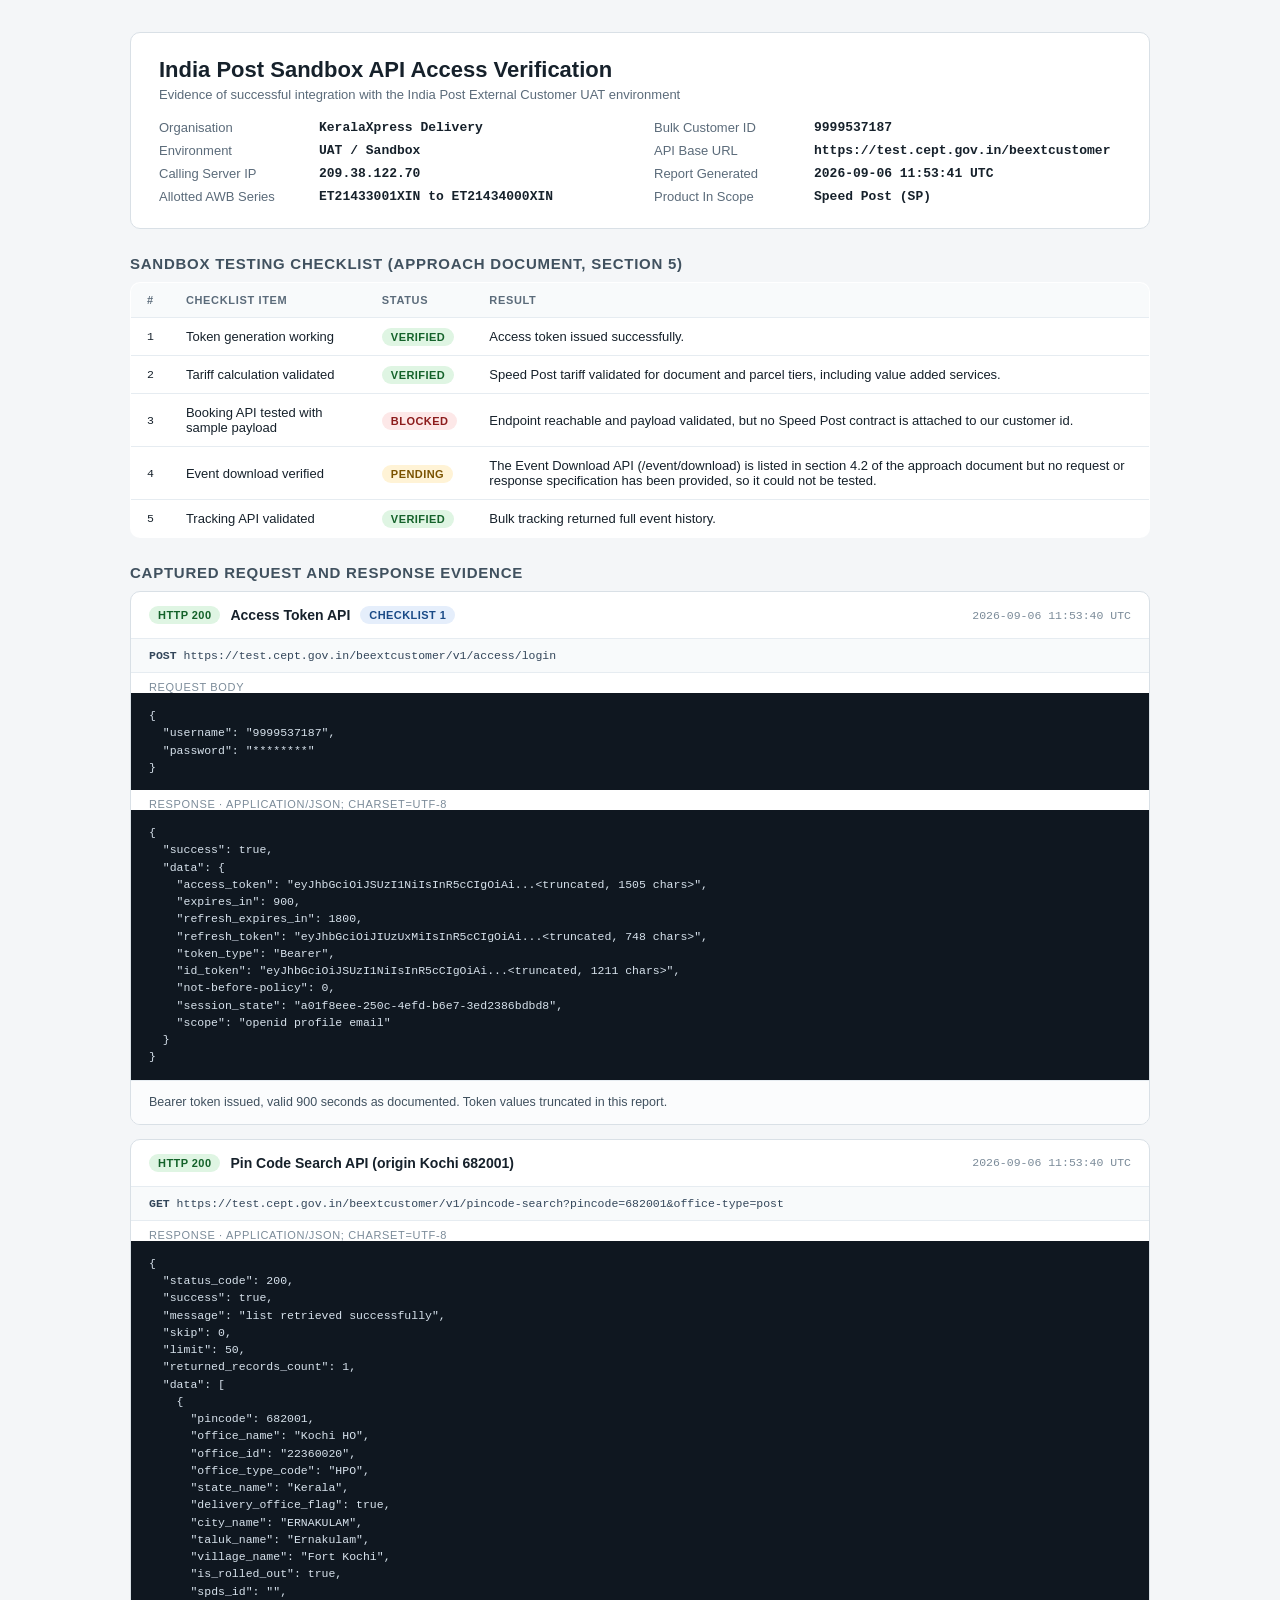
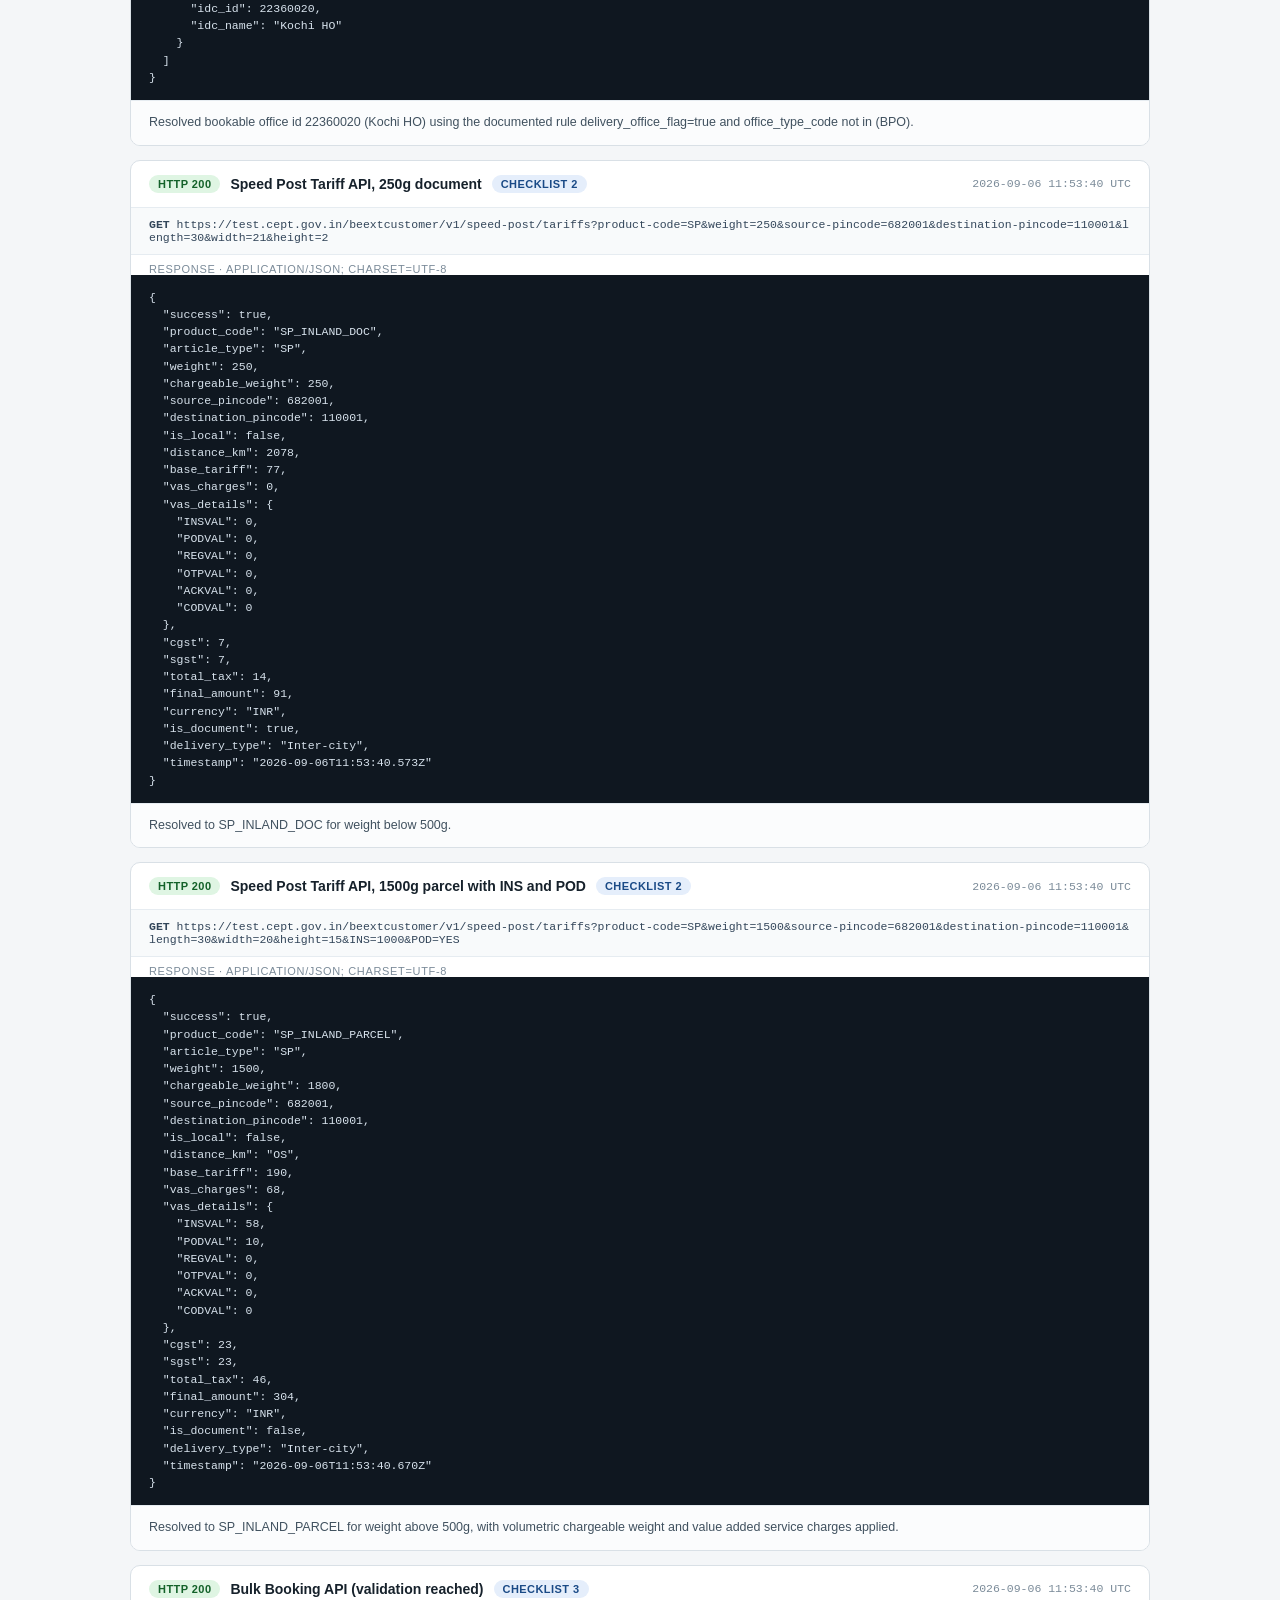
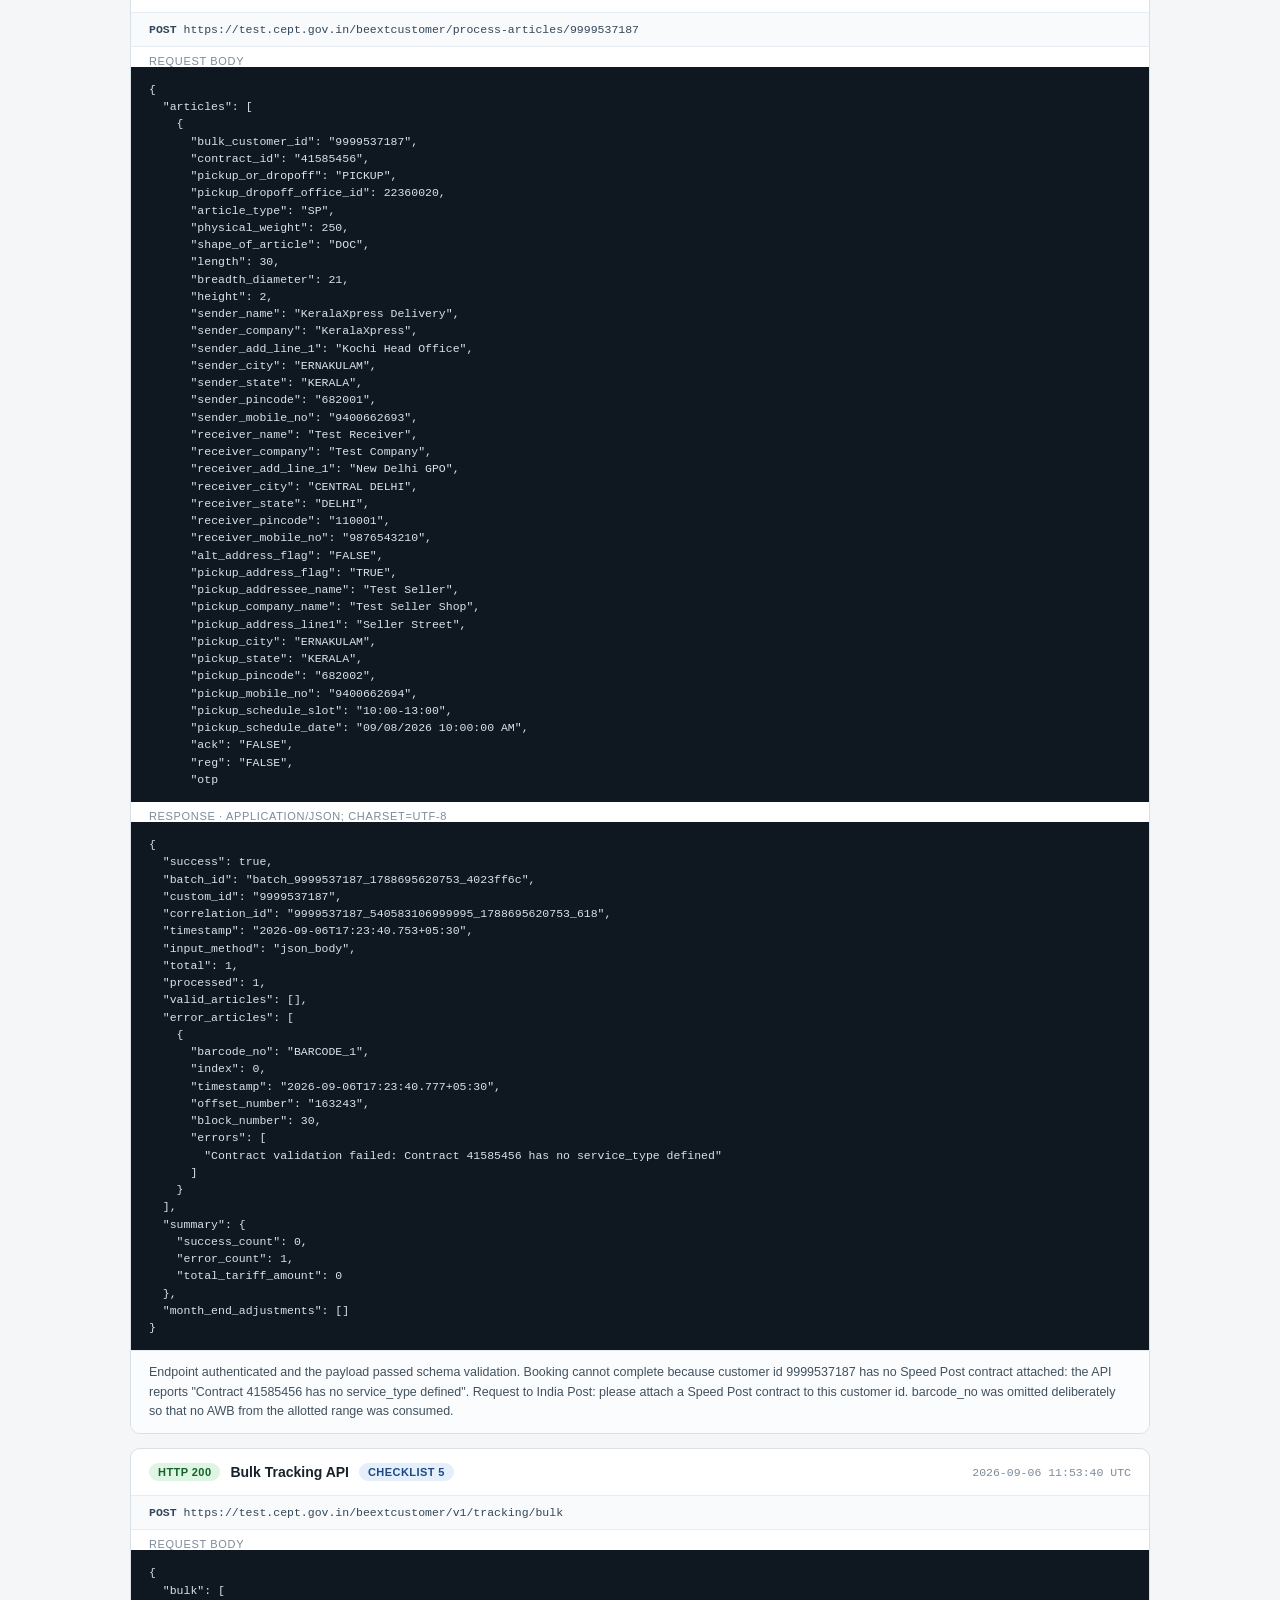
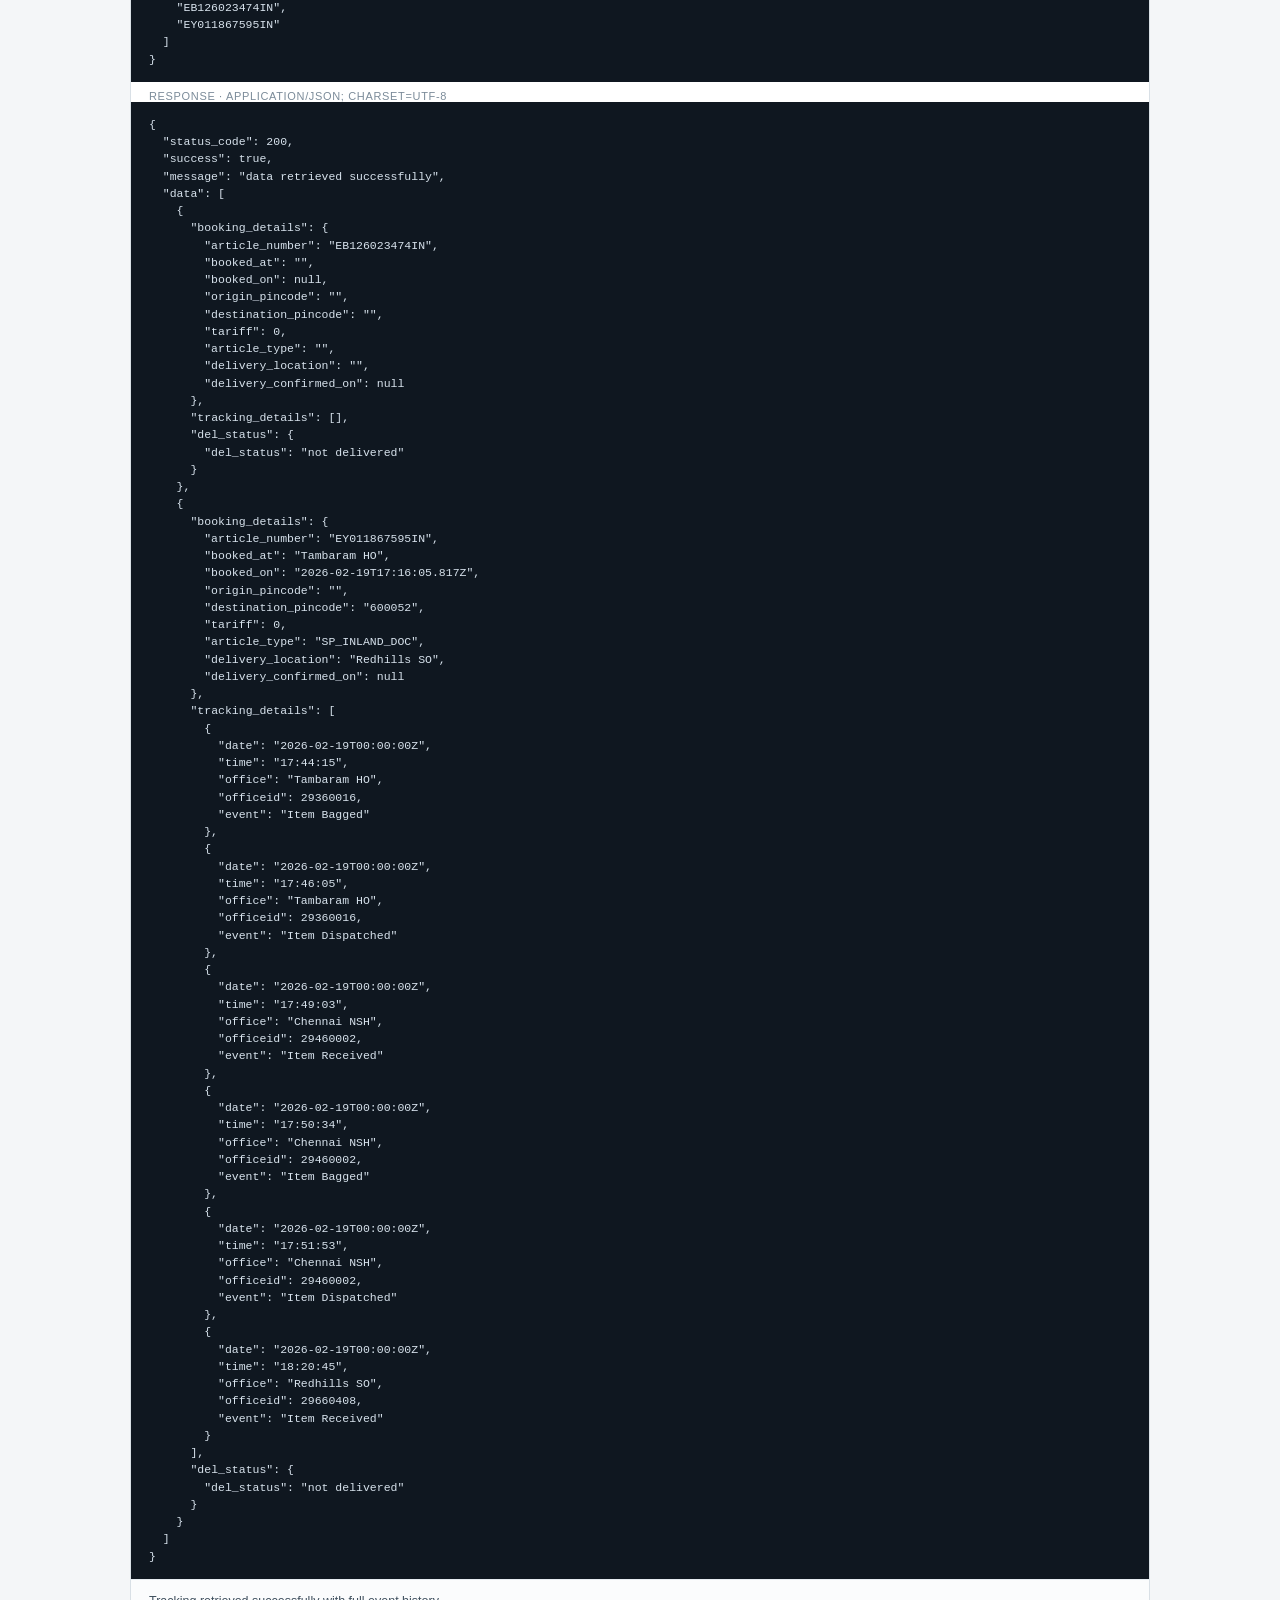
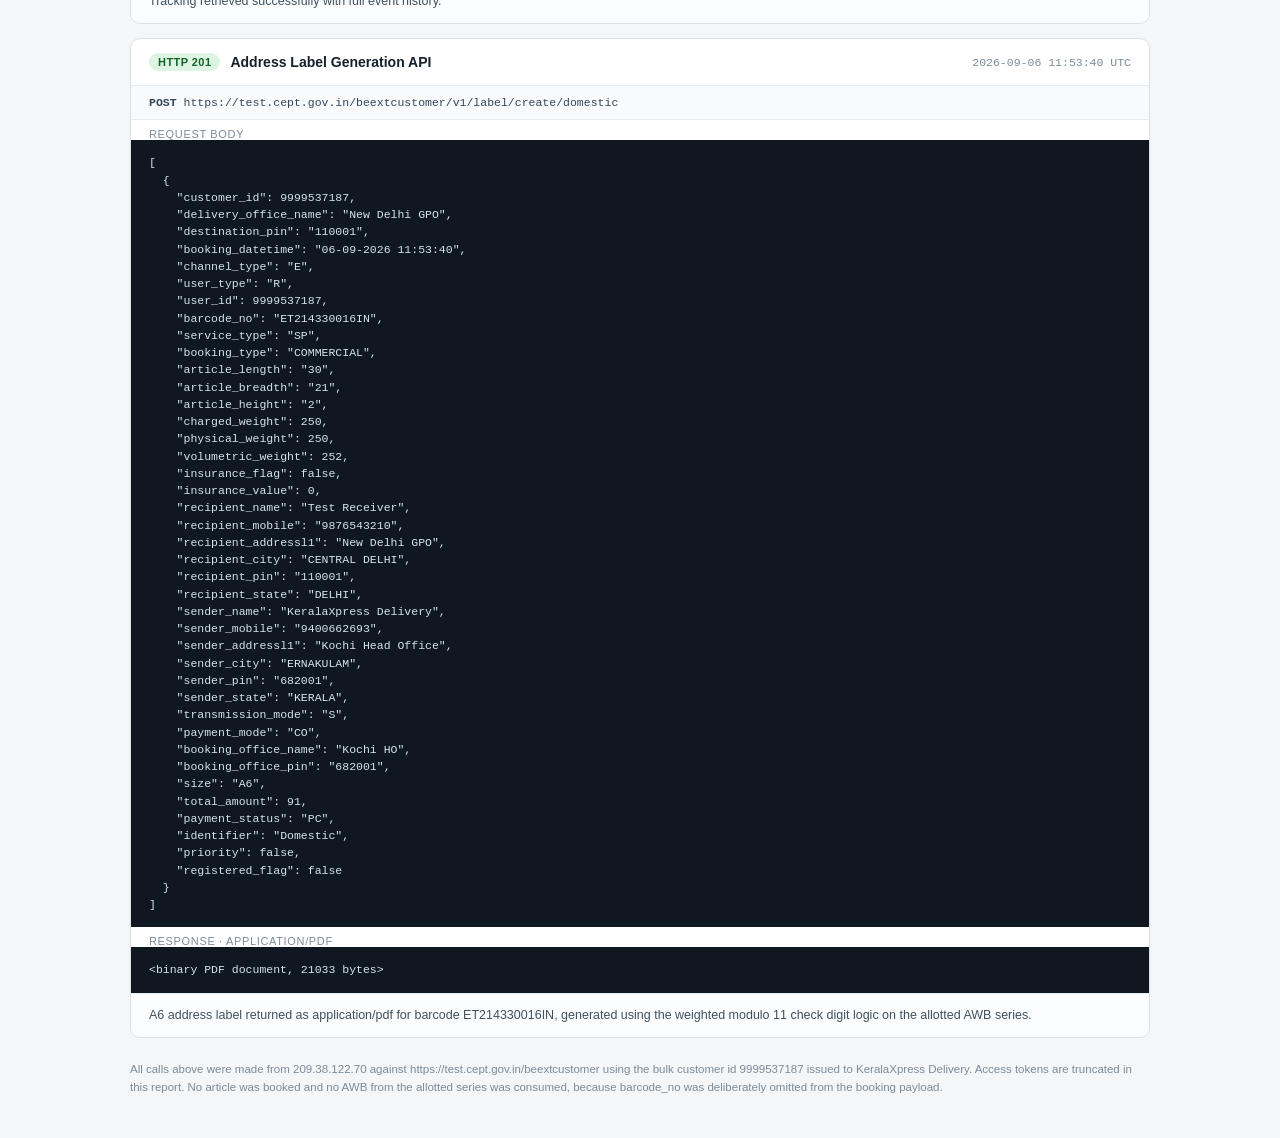
<file: refs/indiapost_api_proof/indiapost_verification.html>
<!doctype html><html><head><meta charset='utf-8'>
<title>India Post Sandbox API Access Verification</title>
<style>
* { box-sizing: border-box; }
body { font-family: -apple-system, "Segoe UI", Roboto, Helvetica, Arial, sans-serif;
       margin: 0; padding: 32px; background: #f4f6f8; color: #16212b; }
.wrap { max-width: 1020px; margin: 0 auto; }
header { background: #fff; border: 1px solid #d9e0e6; border-radius: 10px;
         padding: 24px 28px; margin-bottom: 20px; }
h1 { margin: 0 0 4px; font-size: 22px; }
.sub { color: #5b6b7a; font-size: 13px; margin-bottom: 18px; }
.meta { display: grid; grid-template-columns: repeat(2, minmax(0, 1fr));
        gap: 8px 28px; font-size: 13px; }
.meta div { display: flex; gap: 8px; }
.meta .k { color: #5b6b7a; min-width: 152px; }
.meta .v { font-weight: 600; font-family: ui-monospace, Menlo, monospace; }
h2 { font-size: 15px; margin: 26px 0 10px; text-transform: uppercase;
     letter-spacing: .05em; color: #40515f; }
.card { background: #fff; border: 1px solid #d9e0e6; border-radius: 10px;
        padding: 0; margin-bottom: 14px; overflow: hidden; }
.card .head { display: flex; align-items: center; gap: 10px; flex-wrap: wrap;
              padding: 14px 18px; border-bottom: 1px solid #e6ecf1; }
.card .head .t { font-weight: 600; font-size: 14px; }
.badge { font-size: 11px; font-weight: 700; padding: 3px 9px; border-radius: 20px;
         letter-spacing: .04em; }
.ok { background: #dff5e3; color: #14622a; }
.bad { background: #fde8e8; color: #8c1c1c; }
.warn { background: #fff3d6; color: #7a5200; }
.info { background: #e5eefb; color: #1a4a86; }
.mono { font-family: ui-monospace, Menlo, Consolas, monospace; font-size: 11.5px; }
.url { padding: 10px 18px; background: #f8fafb; color: #33465a;
       border-bottom: 1px solid #e6ecf1; word-break: break-all; }
pre { margin: 0; padding: 14px 18px; background: #0f1720; color: #d7e2ec;
      font-family: ui-monospace, Menlo, Consolas, monospace; font-size: 11.5px;
      line-height: 1.5; overflow-x: auto; white-space: pre-wrap;
      word-break: break-word; }
.lbl { padding: 8px 18px 0; font-size: 11px; text-transform: uppercase;
       letter-spacing: .06em; color: #7b8b99; }
.note { padding: 12px 18px; font-size: 12.5px; color: #40515f;
        background: #fbfcfd; border-top: 1px solid #e6ecf1; line-height: 1.55; }
table { width: 100%; border-collapse: collapse; background: #fff;
        border: 1px solid #d9e0e6; border-radius: 10px; overflow: hidden;
        font-size: 13px; }
th, td { text-align: left; padding: 11px 16px; border-bottom: 1px solid #e6ecf1; }
th { background: #f8fafb; font-size: 11px; text-transform: uppercase;
     letter-spacing: .06em; color: #5b6b7a; }
tr:last-child td { border-bottom: none; }
footer { margin-top: 22px; font-size: 11.5px; color: #7b8b99; line-height: 1.6; }
</style></head><body><div class='wrap'>
<header><h1>India Post Sandbox API Access Verification</h1>
<div class='sub'>Evidence of successful integration with the India Post External Customer UAT environment</div>
<div class='meta'>
<div><span class='k'>Organisation</span><span class='v'>KeralaXpress Delivery</span></div>
<div><span class='k'>Bulk Customer ID</span><span class='v'>9999537187</span></div>
<div><span class='k'>Environment</span><span class='v'>UAT / Sandbox</span></div>
<div><span class='k'>API Base URL</span><span class='v'>https://test.cept.gov.in/beextcustomer</span></div>
<div><span class='k'>Calling Server IP</span><span class='v'>209.38.122.70</span></div>
<div><span class='k'>Report Generated</span><span class='v'>2026-09-06 11:53:41 UTC</span></div>
<div><span class='k'>Allotted AWB Series</span><span class='v'>ET21433001XIN to ET21434000XIN</span></div>
<div><span class='k'>Product In Scope</span><span class='v'>Speed Post (SP)</span></div>
</div></header>
<h2>Sandbox testing checklist (approach document, section 5)</h2>
<table><tr><th>#</th><th>Checklist item</th><th>Status</th><th>Result</th></tr>
<tr><td class='mono'>1</td><td>Token generation working</td><td><span class='badge ok'>VERIFIED</span></td><td>Access token issued successfully.</td></tr>
<tr><td class='mono'>2</td><td>Tariff calculation validated</td><td><span class='badge ok'>VERIFIED</span></td><td>Speed Post tariff validated for document and parcel tiers, including value added services.</td></tr>
<tr><td class='mono'>3</td><td>Booking API tested with sample payload</td><td><span class='badge bad'>BLOCKED</span></td><td>Endpoint reachable and payload validated, but no Speed Post contract is attached to our customer id.</td></tr>
<tr><td class='mono'>4</td><td>Event download verified</td><td><span class='badge warn'>PENDING</span></td><td>The Event Download API (/event/download) is listed in section 4.2 of the approach document but no request or response specification has been provided, so it could not be tested.</td></tr>
<tr><td class='mono'>5</td><td>Tracking API validated</td><td><span class='badge ok'>VERIFIED</span></td><td>Bulk tracking returned full event history.</td></tr>
</table>
<h2>Captured request and response evidence</h2>
<div class='card'><div class='head'>
<span class='badge ok'>HTTP 200</span>
<span class='t'>Access Token API</span>
<span class='badge info'>CHECKLIST 1</span>
<span class='mono' style='margin-left:auto;color:#7b8b99'>2026-09-06 11:53:40 UTC</span>
</div>
<div class='url mono'><b>POST</b> https://test.cept.gov.in/beextcustomer/v1/access/login</div>
<div class='lbl'>Request body</div>
<pre>{
  &quot;username&quot;: &quot;9999537187&quot;,
  &quot;password&quot;: &quot;********&quot;
}</pre>
<div class='lbl'>Response &middot; application/json; charset=utf-8</div>
<pre>{
  &quot;success&quot;: true,
  &quot;data&quot;: {
    &quot;access_token&quot;: &quot;eyJhbGciOiJSUzI1NiIsInR5cCIgOiAi...&lt;truncated, 1505 chars&gt;&quot;,
    &quot;expires_in&quot;: 900,
    &quot;refresh_expires_in&quot;: 1800,
    &quot;refresh_token&quot;: &quot;eyJhbGciOiJIUzUxMiIsInR5cCIgOiAi...&lt;truncated, 748 chars&gt;&quot;,
    &quot;token_type&quot;: &quot;Bearer&quot;,
    &quot;id_token&quot;: &quot;eyJhbGciOiJSUzI1NiIsInR5cCIgOiAi...&lt;truncated, 1211 chars&gt;&quot;,
    &quot;not-before-policy&quot;: 0,
    &quot;session_state&quot;: &quot;a01f8eee-250c-4efd-b6e7-3ed2386bdbd8&quot;,
    &quot;scope&quot;: &quot;openid profile email&quot;
  }
}</pre>
<div class='note'>Bearer token issued, valid 900 seconds as documented. Token values truncated in this report.</div>
</div>
<div class='card'><div class='head'>
<span class='badge ok'>HTTP 200</span>
<span class='t'>Pin Code Search API (origin Kochi 682001)</span>
<span class='mono' style='margin-left:auto;color:#7b8b99'>2026-09-06 11:53:40 UTC</span>
</div>
<div class='url mono'><b>GET</b> https://test.cept.gov.in/beextcustomer/v1/pincode-search?pincode=682001&amp;office-type=post</div>
<div class='lbl'>Response &middot; application/json; charset=utf-8</div>
<pre>{
  &quot;status_code&quot;: 200,
  &quot;success&quot;: true,
  &quot;message&quot;: &quot;list retrieved successfully&quot;,
  &quot;skip&quot;: 0,
  &quot;limit&quot;: 50,
  &quot;returned_records_count&quot;: 1,
  &quot;data&quot;: [
    {
      &quot;pincode&quot;: 682001,
      &quot;office_name&quot;: &quot;Kochi HO&quot;,
      &quot;office_id&quot;: &quot;22360020&quot;,
      &quot;office_type_code&quot;: &quot;HPO&quot;,
      &quot;state_name&quot;: &quot;Kerala&quot;,
      &quot;delivery_office_flag&quot;: true,
      &quot;city_name&quot;: &quot;ERNAKULAM&quot;,
      &quot;taluk_name&quot;: &quot;Ernakulam&quot;,
      &quot;village_name&quot;: &quot;Fort Kochi&quot;,
      &quot;is_rolled_out&quot;: true,
      &quot;spds_id&quot;: &quot;&quot;,
      &quot;idc_id&quot;: 22360020,
      &quot;idc_name&quot;: &quot;Kochi HO&quot;
    }
  ]
}</pre>
<div class='note'>Resolved bookable office id 22360020 (Kochi HO) using the documented rule delivery_office_flag=true and office_type_code not in (BPO).</div>
</div>
<div class='card'><div class='head'>
<span class='badge ok'>HTTP 200</span>
<span class='t'>Speed Post Tariff API, 250g document</span>
<span class='badge info'>CHECKLIST 2</span>
<span class='mono' style='margin-left:auto;color:#7b8b99'>2026-09-06 11:53:40 UTC</span>
</div>
<div class='url mono'><b>GET</b> https://test.cept.gov.in/beextcustomer/v1/speed-post/tariffs?product-code=SP&amp;weight=250&amp;source-pincode=682001&amp;destination-pincode=110001&amp;length=30&amp;width=21&amp;height=2</div>
<div class='lbl'>Response &middot; application/json; charset=utf-8</div>
<pre>{
  &quot;success&quot;: true,
  &quot;product_code&quot;: &quot;SP_INLAND_DOC&quot;,
  &quot;article_type&quot;: &quot;SP&quot;,
  &quot;weight&quot;: 250,
  &quot;chargeable_weight&quot;: 250,
  &quot;source_pincode&quot;: 682001,
  &quot;destination_pincode&quot;: 110001,
  &quot;is_local&quot;: false,
  &quot;distance_km&quot;: 2078,
  &quot;base_tariff&quot;: 77,
  &quot;vas_charges&quot;: 0,
  &quot;vas_details&quot;: {
    &quot;INSVAL&quot;: 0,
    &quot;PODVAL&quot;: 0,
    &quot;REGVAL&quot;: 0,
    &quot;OTPVAL&quot;: 0,
    &quot;ACKVAL&quot;: 0,
    &quot;CODVAL&quot;: 0
  },
  &quot;cgst&quot;: 7,
  &quot;sgst&quot;: 7,
  &quot;total_tax&quot;: 14,
  &quot;final_amount&quot;: 91,
  &quot;currency&quot;: &quot;INR&quot;,
  &quot;is_document&quot;: true,
  &quot;delivery_type&quot;: &quot;Inter-city&quot;,
  &quot;timestamp&quot;: &quot;2026-09-06T11:53:40.573Z&quot;
}</pre>
<div class='note'>Resolved to SP_INLAND_DOC for weight below 500g.</div>
</div>
<div class='card'><div class='head'>
<span class='badge ok'>HTTP 200</span>
<span class='t'>Speed Post Tariff API, 1500g parcel with INS and POD</span>
<span class='badge info'>CHECKLIST 2</span>
<span class='mono' style='margin-left:auto;color:#7b8b99'>2026-09-06 11:53:40 UTC</span>
</div>
<div class='url mono'><b>GET</b> https://test.cept.gov.in/beextcustomer/v1/speed-post/tariffs?product-code=SP&amp;weight=1500&amp;source-pincode=682001&amp;destination-pincode=110001&amp;length=30&amp;width=20&amp;height=15&amp;INS=1000&amp;POD=YES</div>
<div class='lbl'>Response &middot; application/json; charset=utf-8</div>
<pre>{
  &quot;success&quot;: true,
  &quot;product_code&quot;: &quot;SP_INLAND_PARCEL&quot;,
  &quot;article_type&quot;: &quot;SP&quot;,
  &quot;weight&quot;: 1500,
  &quot;chargeable_weight&quot;: 1800,
  &quot;source_pincode&quot;: 682001,
  &quot;destination_pincode&quot;: 110001,
  &quot;is_local&quot;: false,
  &quot;distance_km&quot;: &quot;OS&quot;,
  &quot;base_tariff&quot;: 190,
  &quot;vas_charges&quot;: 68,
  &quot;vas_details&quot;: {
    &quot;INSVAL&quot;: 58,
    &quot;PODVAL&quot;: 10,
    &quot;REGVAL&quot;: 0,
    &quot;OTPVAL&quot;: 0,
    &quot;ACKVAL&quot;: 0,
    &quot;CODVAL&quot;: 0
  },
  &quot;cgst&quot;: 23,
  &quot;sgst&quot;: 23,
  &quot;total_tax&quot;: 46,
  &quot;final_amount&quot;: 304,
  &quot;currency&quot;: &quot;INR&quot;,
  &quot;is_document&quot;: false,
  &quot;delivery_type&quot;: &quot;Inter-city&quot;,
  &quot;timestamp&quot;: &quot;2026-09-06T11:53:40.670Z&quot;
}</pre>
<div class='note'>Resolved to SP_INLAND_PARCEL for weight above 500g, with volumetric chargeable weight and value added service charges applied.</div>
</div>
<div class='card'><div class='head'>
<span class='badge ok'>HTTP 200</span>
<span class='t'>Bulk Booking API (validation reached)</span>
<span class='badge info'>CHECKLIST 3</span>
<span class='mono' style='margin-left:auto;color:#7b8b99'>2026-09-06 11:53:40 UTC</span>
</div>
<div class='url mono'><b>POST</b> https://test.cept.gov.in/beextcustomer/process-articles/9999537187</div>
<div class='lbl'>Request body</div>
<pre>{
  &quot;articles&quot;: [
    {
      &quot;bulk_customer_id&quot;: &quot;9999537187&quot;,
      &quot;contract_id&quot;: &quot;41585456&quot;,
      &quot;pickup_or_dropoff&quot;: &quot;PICKUP&quot;,
      &quot;pickup_dropoff_office_id&quot;: 22360020,
      &quot;article_type&quot;: &quot;SP&quot;,
      &quot;physical_weight&quot;: 250,
      &quot;shape_of_article&quot;: &quot;DOC&quot;,
      &quot;length&quot;: 30,
      &quot;breadth_diameter&quot;: 21,
      &quot;height&quot;: 2,
      &quot;sender_name&quot;: &quot;KeralaXpress Delivery&quot;,
      &quot;sender_company&quot;: &quot;KeralaXpress&quot;,
      &quot;sender_add_line_1&quot;: &quot;Kochi Head Office&quot;,
      &quot;sender_city&quot;: &quot;ERNAKULAM&quot;,
      &quot;sender_state&quot;: &quot;KERALA&quot;,
      &quot;sender_pincode&quot;: &quot;682001&quot;,
      &quot;sender_mobile_no&quot;: &quot;9400662693&quot;,
      &quot;receiver_name&quot;: &quot;Test Receiver&quot;,
      &quot;receiver_company&quot;: &quot;Test Company&quot;,
      &quot;receiver_add_line_1&quot;: &quot;New Delhi GPO&quot;,
      &quot;receiver_city&quot;: &quot;CENTRAL DELHI&quot;,
      &quot;receiver_state&quot;: &quot;DELHI&quot;,
      &quot;receiver_pincode&quot;: &quot;110001&quot;,
      &quot;receiver_mobile_no&quot;: &quot;9876543210&quot;,
      &quot;alt_address_flag&quot;: &quot;FALSE&quot;,
      &quot;pickup_address_flag&quot;: &quot;TRUE&quot;,
      &quot;pickup_addressee_name&quot;: &quot;Test Seller&quot;,
      &quot;pickup_company_name&quot;: &quot;Test Seller Shop&quot;,
      &quot;pickup_address_line1&quot;: &quot;Seller Street&quot;,
      &quot;pickup_city&quot;: &quot;ERNAKULAM&quot;,
      &quot;pickup_state&quot;: &quot;KERALA&quot;,
      &quot;pickup_pincode&quot;: &quot;682002&quot;,
      &quot;pickup_mobile_no&quot;: &quot;9400662694&quot;,
      &quot;pickup_schedule_slot&quot;: &quot;10:00-13:00&quot;,
      &quot;pickup_schedule_date&quot;: &quot;09/08/2026 10:00:00 AM&quot;,
      &quot;ack&quot;: &quot;FALSE&quot;,
      &quot;reg&quot;: &quot;FALSE&quot;,
      &quot;otp</pre>
<div class='lbl'>Response &middot; application/json; charset=utf-8</div>
<pre>{
  &quot;success&quot;: true,
  &quot;batch_id&quot;: &quot;batch_9999537187_1788695620753_4023ff6c&quot;,
  &quot;custom_id&quot;: &quot;9999537187&quot;,
  &quot;correlation_id&quot;: &quot;9999537187_540583106999995_1788695620753_618&quot;,
  &quot;timestamp&quot;: &quot;2026-09-06T17:23:40.753+05:30&quot;,
  &quot;input_method&quot;: &quot;json_body&quot;,
  &quot;total&quot;: 1,
  &quot;processed&quot;: 1,
  &quot;valid_articles&quot;: [],
  &quot;error_articles&quot;: [
    {
      &quot;barcode_no&quot;: &quot;BARCODE_1&quot;,
      &quot;index&quot;: 0,
      &quot;timestamp&quot;: &quot;2026-09-06T17:23:40.777+05:30&quot;,
      &quot;offset_number&quot;: &quot;163243&quot;,
      &quot;block_number&quot;: 30,
      &quot;errors&quot;: [
        &quot;Contract validation failed: Contract 41585456 has no service_type defined&quot;
      ]
    }
  ],
  &quot;summary&quot;: {
    &quot;success_count&quot;: 0,
    &quot;error_count&quot;: 1,
    &quot;total_tariff_amount&quot;: 0
  },
  &quot;month_end_adjustments&quot;: []
}</pre>
<div class='note'>Endpoint authenticated and the payload passed schema validation. Booking cannot complete because customer id 9999537187 has no Speed Post contract attached: the API reports &quot;Contract 41585456 has no service_type defined&quot;. Request to India Post: please attach a Speed Post contract to this customer id. barcode_no was omitted deliberately so that no AWB from the allotted range was consumed.</div>
</div>
<div class='card'><div class='head'>
<span class='badge ok'>HTTP 200</span>
<span class='t'>Bulk Tracking API</span>
<span class='badge info'>CHECKLIST 5</span>
<span class='mono' style='margin-left:auto;color:#7b8b99'>2026-09-06 11:53:40 UTC</span>
</div>
<div class='url mono'><b>POST</b> https://test.cept.gov.in/beextcustomer/v1/tracking/bulk</div>
<div class='lbl'>Request body</div>
<pre>{
  &quot;bulk&quot;: [
    &quot;EB126023474IN&quot;,
    &quot;EY011867595IN&quot;
  ]
}</pre>
<div class='lbl'>Response &middot; application/json; charset=utf-8</div>
<pre>{
  &quot;status_code&quot;: 200,
  &quot;success&quot;: true,
  &quot;message&quot;: &quot;data retrieved successfully&quot;,
  &quot;data&quot;: [
    {
      &quot;booking_details&quot;: {
        &quot;article_number&quot;: &quot;EB126023474IN&quot;,
        &quot;booked_at&quot;: &quot;&quot;,
        &quot;booked_on&quot;: null,
        &quot;origin_pincode&quot;: &quot;&quot;,
        &quot;destination_pincode&quot;: &quot;&quot;,
        &quot;tariff&quot;: 0,
        &quot;article_type&quot;: &quot;&quot;,
        &quot;delivery_location&quot;: &quot;&quot;,
        &quot;delivery_confirmed_on&quot;: null
      },
      &quot;tracking_details&quot;: [],
      &quot;del_status&quot;: {
        &quot;del_status&quot;: &quot;not delivered&quot;
      }
    },
    {
      &quot;booking_details&quot;: {
        &quot;article_number&quot;: &quot;EY011867595IN&quot;,
        &quot;booked_at&quot;: &quot;Tambaram HO&quot;,
        &quot;booked_on&quot;: &quot;2026-02-19T17:16:05.817Z&quot;,
        &quot;origin_pincode&quot;: &quot;&quot;,
        &quot;destination_pincode&quot;: &quot;600052&quot;,
        &quot;tariff&quot;: 0,
        &quot;article_type&quot;: &quot;SP_INLAND_DOC&quot;,
        &quot;delivery_location&quot;: &quot;Redhills SO&quot;,
        &quot;delivery_confirmed_on&quot;: null
      },
      &quot;tracking_details&quot;: [
        {
          &quot;date&quot;: &quot;2026-02-19T00:00:00Z&quot;,
          &quot;time&quot;: &quot;17:44:15&quot;,
          &quot;office&quot;: &quot;Tambaram HO&quot;,
          &quot;officeid&quot;: 29360016,
          &quot;event&quot;: &quot;Item Bagged&quot;
        },
        {
          &quot;date&quot;: &quot;2026-02-19T00:00:00Z&quot;,
          &quot;time&quot;: &quot;17:46:05&quot;,
          &quot;office&quot;: &quot;Tambaram HO&quot;,
          &quot;officeid&quot;: 29360016,
          &quot;event&quot;: &quot;Item Dispatched&quot;
        },
        {
          &quot;date&quot;: &quot;2026-02-19T00:00:00Z&quot;,
          &quot;time&quot;: &quot;17:49:03&quot;,
          &quot;office&quot;: &quot;Chennai NSH&quot;,
          &quot;officeid&quot;: 29460002,
          &quot;event&quot;: &quot;Item Received&quot;
        },
        {
          &quot;date&quot;: &quot;2026-02-19T00:00:00Z&quot;,
          &quot;time&quot;: &quot;17:50:34&quot;,
          &quot;office&quot;: &quot;Chennai NSH&quot;,
          &quot;officeid&quot;: 29460002,
          &quot;event&quot;: &quot;Item Bagged&quot;
        },
        {
          &quot;date&quot;: &quot;2026-02-19T00:00:00Z&quot;,
          &quot;time&quot;: &quot;17:51:53&quot;,
          &quot;office&quot;: &quot;Chennai NSH&quot;,
          &quot;officeid&quot;: 29460002,
          &quot;event&quot;: &quot;Item Dispatched&quot;
        },
        {
          &quot;date&quot;: &quot;2026-02-19T00:00:00Z&quot;,
          &quot;time&quot;: &quot;18:20:45&quot;,
          &quot;office&quot;: &quot;Redhills SO&quot;,
          &quot;officeid&quot;: 29660408,
          &quot;event&quot;: &quot;Item Received&quot;
        }
      ],
      &quot;del_status&quot;: {
        &quot;del_status&quot;: &quot;not delivered&quot;
      }
    }
  ]
}</pre>
<div class='note'>Tracking retrieved successfully with full event history.</div>
</div>
<div class='card'><div class='head'>
<span class='badge ok'>HTTP 201</span>
<span class='t'>Address Label Generation API</span>
<span class='mono' style='margin-left:auto;color:#7b8b99'>2026-09-06 11:53:40 UTC</span>
</div>
<div class='url mono'><b>POST</b> https://test.cept.gov.in/beextcustomer/v1/label/create/domestic</div>
<div class='lbl'>Request body</div>
<pre>[
  {
    &quot;customer_id&quot;: 9999537187,
    &quot;delivery_office_name&quot;: &quot;New Delhi GPO&quot;,
    &quot;destination_pin&quot;: &quot;110001&quot;,
    &quot;booking_datetime&quot;: &quot;06-09-2026 11:53:40&quot;,
    &quot;channel_type&quot;: &quot;E&quot;,
    &quot;user_type&quot;: &quot;R&quot;,
    &quot;user_id&quot;: 9999537187,
    &quot;barcode_no&quot;: &quot;ET214330016IN&quot;,
    &quot;service_type&quot;: &quot;SP&quot;,
    &quot;booking_type&quot;: &quot;COMMERCIAL&quot;,
    &quot;article_length&quot;: &quot;30&quot;,
    &quot;article_breadth&quot;: &quot;21&quot;,
    &quot;article_height&quot;: &quot;2&quot;,
    &quot;charged_weight&quot;: 250,
    &quot;physical_weight&quot;: 250,
    &quot;volumetric_weight&quot;: 252,
    &quot;insurance_flag&quot;: false,
    &quot;insurance_value&quot;: 0,
    &quot;recipient_name&quot;: &quot;Test Receiver&quot;,
    &quot;recipient_mobile&quot;: &quot;9876543210&quot;,
    &quot;recipient_addressl1&quot;: &quot;New Delhi GPO&quot;,
    &quot;recipient_city&quot;: &quot;CENTRAL DELHI&quot;,
    &quot;recipient_pin&quot;: &quot;110001&quot;,
    &quot;recipient_state&quot;: &quot;DELHI&quot;,
    &quot;sender_name&quot;: &quot;KeralaXpress Delivery&quot;,
    &quot;sender_mobile&quot;: &quot;9400662693&quot;,
    &quot;sender_addressl1&quot;: &quot;Kochi Head Office&quot;,
    &quot;sender_city&quot;: &quot;ERNAKULAM&quot;,
    &quot;sender_pin&quot;: &quot;682001&quot;,
    &quot;sender_state&quot;: &quot;KERALA&quot;,
    &quot;transmission_mode&quot;: &quot;S&quot;,
    &quot;payment_mode&quot;: &quot;CO&quot;,
    &quot;booking_office_name&quot;: &quot;Kochi HO&quot;,
    &quot;booking_office_pin&quot;: &quot;682001&quot;,
    &quot;size&quot;: &quot;A6&quot;,
    &quot;total_amount&quot;: 91,
    &quot;payment_status&quot;: &quot;PC&quot;,
    &quot;identifier&quot;: &quot;Domestic&quot;,
    &quot;priority&quot;: false,
    &quot;registered_flag&quot;: false
  }
]</pre>
<div class='lbl'>Response &middot; application/pdf</div>
<pre>&lt;binary PDF document, 21033 bytes&gt;</pre>
<div class='note'>A6 address label returned as application/pdf for barcode ET214330016IN, generated using the weighted modulo 11 check digit logic on the allotted AWB series.</div>
</div>
<footer>All calls above were made from 209.38.122.70 against https://test.cept.gov.in/beextcustomer using the bulk customer id 9999537187 issued to KeralaXpress Delivery. Access tokens are truncated in this report. No article was booked and no AWB from the allotted series was consumed, because barcode_no was deliberately omitted from the booking payload.</footer>
</div></body></html>
</file>
